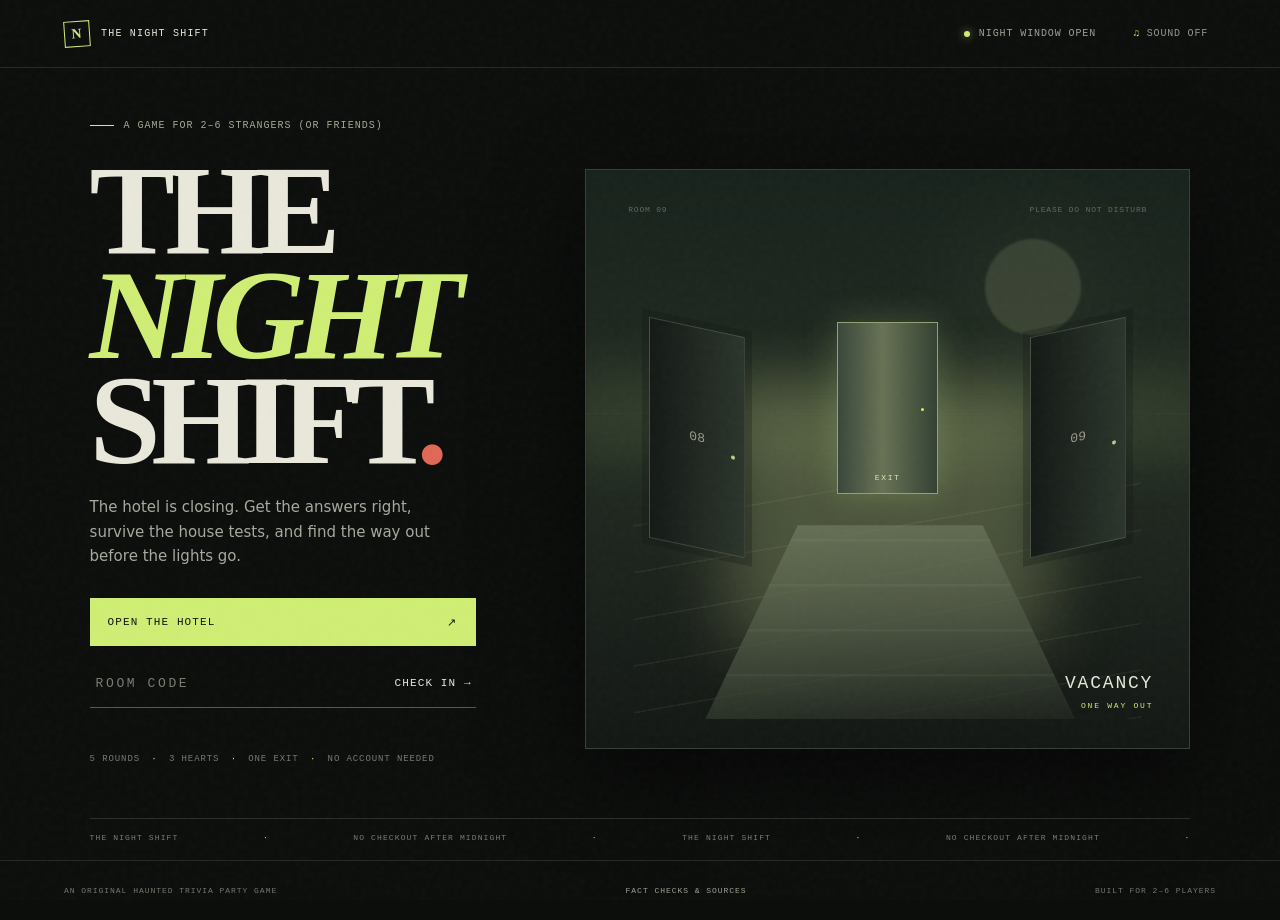
<file: index.html>
<!doctype html>
<html lang="en">
<head>
  <meta charset="utf-8">
  <meta name="viewport" content="width=device-width, initial-scale=1, viewport-fit=cover">
  <meta name="theme-color" content="#0c0e0c">
  <meta name="description" content="Six guests. Five questions. One door out. A live, room-code haunted trivia game for friends.">
  <meta name="referrer" content="no-referrer">
  <meta http-equiv="Content-Security-Policy" content="default-src 'self'; script-src 'self' https://esm.sh; style-src 'self'; img-src 'self' data:; font-src 'self'; connect-src 'self' https://zwskozcbimqatqfauyuh.supabase.co wss://zwskozcbimqatqfauyuh.supabase.co; base-uri 'self'; object-src 'none'; frame-src 'none'; form-action 'self'">
  <title>THE NIGHT SHIFT — a live haunted trivia game</title>
  <link rel="icon" href="cover.svg" type="image/svg+xml">
  <link rel="stylesheet" href="styles.css?v=exit-mirror-4">
  <script type="module" src="app.js?v=exit-mirror-4"></script>
</head>
<body>
  <div class="noise" aria-hidden="true"></div>
  <header class="topbar">
    <a class="wordmark" href="#home" aria-label="The Night Shift home"><span class="mark">N</span><span>THE NIGHT SHIFT</span></a>
    <div class="top-right"><span class="live-dot" aria-hidden="true"></span><span id="connection-label" aria-live="polite">NIGHT WINDOW OPEN</span><button class="sound-button" id="sound-toggle" aria-label="Turn sound and music on" aria-pressed="false" title="Turn sound and music on">♫ <span>SOUND OFF</span></button></div>
  </header>
  <main id="app" aria-live="polite">
    <section id="home" class="screen home-screen">
      <div class="hero-copy">
        <div class="eyebrow"><span class="eyebrow-rule"></span> A GAME FOR 2–6 STRANGERS (OR FRIENDS)</div>
        <h1>THE<br><em>NIGHT</em><br>SHIFT<span class="period">.</span></h1>
        <p class="intro">The hotel is closing. Get the answers right, survive the house tests, and find the way out before the lights go.</p>
        <div class="home-actions"><button class="button button-primary" id="host-button">OPEN THE HOTEL <span>↗</span></button><div class="join-line"><input id="room-input" maxlength="5" autocomplete="off" autocapitalize="characters" placeholder="ROOM CODE" aria-label="Room code"><button class="button button-quiet" id="join-button">CHECK IN <span>→</span></button></div></div>
        <p id="home-error" class="error-message" role="alert"></p>
        <div class="fine-print">5 ROUNDS <b>·</b> 3 HEARTS <b>·</b> ONE EXIT <b>·</b> NO ACCOUNT NEEDED</div>
      </div>
      <div class="hero-art" aria-label="An illustrated empty hotel corridor at night">
        <div class="art-grain"></div><div class="moon"></div><div class="hall-glow"></div>
        <div class="hallway"><div class="door door-one"><span>08</span></div><div class="door door-two"><span>09</span></div><div class="end-door"><i></i><span>EXIT</span></div><div class="floor-line"></div><div class="runner"></div></div>
        <div class="art-note"><span>ROOM 09</span><span>PLEASE DO NOT DISTURB</span></div>
        <div class="art-caption">VACANCY<br><span>ONE WAY OUT</span></div>
      </div>
      <div class="ticker"><span>THE NIGHT SHIFT</span><span>·</span><span>NO CHECKOUT AFTER MIDNIGHT</span><span>·</span><span>THE NIGHT SHIFT</span><span>·</span><span>NO CHECKOUT AFTER MIDNIGHT</span><span>·</span></div>
    </section>
    <section id="room" class="screen game-screen hidden"></section>
  </main>
  <footer><span>AN ORIGINAL HAUNTED TRIVIA PARTY GAME</span><a href="SOURCES.md" target="_blank" rel="noreferrer">FACT CHECKS & SOURCES</a><span>BUILT FOR 2–6 PLAYERS</span></footer>
</body>
</html>
</file>
<file: styles.css>
:root {
  color-scheme:dark;
  --bg:#0c0e0c;
  --panel:#151915;
  --panel2:#1a201a;
  --ink:#e9e8db;
  --muted:#8c9386;
  --line:#30372f;
  --acid:#d0ee74;
  --red:#e06855;
  --mono:ui-monospace,'Cascadia Code','Segoe UI Mono',Consolas,monospace;
  --sans:system-ui,-apple-system,BlinkMacSystemFont,'Segoe UI',sans-serif;
  --display:Georgia,'Times New Roman',serif
}

* {
  box-sizing:border-box
}
html {
  min-width:320px;
  background:var(--bg);
  scroll-behavior:smooth
}
body {
  margin:0;
  background:var(--bg);
  color:var(--ink);
  font:15px var(--sans);
  min-height:100vh;
  overflow-x:hidden
}
.noise {
  pointer-events:none;
  position:fixed;
  inset:0;
  z-index:10;
  opacity:.08;
  background-image:url("data:image/svg+xml,%3Csvg viewBox='0 0 180 180' xmlns='http://www.w3.org/2000/svg'%3E%3Cfilter id='n'%3E%3CfeTurbulence type='fractalNoise' baseFrequency='.85' numOctaves='3' stitchTiles='stitch'/%3E%3C/filter%3E%3Crect width='100%25' height='100%25' filter='url(%23n)' opacity='.35'/%3E%3C/svg%3E")
}
.topbar {
  height:68px;
  border-bottom:1px solid #242a23;
  display:flex;
  align-items:center;
  justify-content:space-between;
  padding:0 clamp(20px,5vw,76px);
  font:10px var(--mono);
  letter-spacing:.09em;
  position:relative;
  z-index:2
}
.wordmark {
  text-decoration:none;
  color:var(--ink);
  display:flex;
  gap:11px;
  align-items:center;
  font-weight:500;
  letter-spacing:.12em
}
.mark {
  height:26px;
  width:26px;
  border:1px solid var(--acid);
  color:var(--acid);
  display:grid;
  place-items:center;
  font:700 14px var(--display);
  transform:rotate(-4deg)
}
.top-right {
  display:flex;
  align-items:center;
  gap:9px;
  color:#9ca294
}
.live-dot {
  width:6px;
  height:6px;
  border-radius:50%;
  background:var(--acid);
  box-shadow:0 0 9px #d0ee74a0
}
.sound-button {
  border:0;
  background:none;
  color:var(--acid);
  font:10px var(--mono);
  letter-spacing:.08em;
  margin-left:20px;
  min-width:44px;
  min-height:44px;
  padding:8px;
  cursor:pointer
}
.sound-button span {
  color:#92988c
}
.screen {
  min-height:calc(100vh - 128px)
}
.home-screen {
  display:grid;
  grid-template-columns:minmax(350px,0.9fr) minmax(420px,1.1fr);
  align-items:center;
  max-width:1320px;
  padding:52px clamp(20px,7vw,104px) 62px;
  margin:auto;
  position:relative
}
.hero-copy {
  z-index:1;
  padding-bottom:34px
}
.eyebrow,.fine-print,.art-note,.art-caption,.ticker,footer,.phase-label,.room-code-label,.player-meta,.round-label,.source-link,.status-pill,.question-count,.challenge-note {
  font:10px var(--mono);
  letter-spacing:.1em
}
.eyebrow {
  color:#a3a995;
  display:flex;
  align-items:center;
  gap:10px
}
.eyebrow-rule {
  height:1px;
  width:24px;
  background:var(--acid)
}
h1 {
  font:800 clamp(74px,10vw,136px)/.82 var(--display);
  letter-spacing:-.075em;
  margin:27px 0 22px;
  color:#e9e8db
}
h1 em {
  color:var(--acid);
  font-style:italic
}
.period {
  color:var(--red)
}
.intro {
  max-width:360px;
  color:#a5aa9e;
  font-size:15px;
  line-height:1.65;
  margin:0 0 29px
}
.home-actions {
  display:flex;
  flex-direction:column;
  gap:13px;
  max-width:386px
}
.button {
  cursor:pointer;
  border:1px solid transparent;
  min-height:48px;
  padding:0 17px;
  font:11px var(--mono);
  letter-spacing:.1em;
  transition:background .2s,border .2s,transform .2s
}
.button:hover {
  transform:translateY(-2px)
}
.button-primary {
  background:var(--acid);
  color:#10130d;
  font-weight:500;
  display:flex;
  justify-content:space-between;
  align-items:center
}
.button-primary:hover {
  background:#e0f9a0
}
.join-line {
  display:flex;
  border-bottom:1px solid #53594e
}
.join-line input {
  min-width:0;
  flex:1;
  background:transparent;
  border:0;
  outline:0;
  color:var(--ink);
  font:13px var(--mono);
  letter-spacing:.2em;
  padding:14px 6px
}
.join-line input::placeholder {
  color:#777e72
}
.button-quiet {
  background:none;
  color:var(--ink);
  padding-right:3px
}
.button-quiet:hover {
  color:var(--acid)
}
.fine-print {
  color:#747b70;
  font-size:9px;
  margin-top:21px
}
.fine-print b {
  color:var(--acid);
  font-weight:400;
  margin:0 5px
}
.error-message {
  color:var(--red);
  font:11px var(--mono);
  min-height:15px;
  margin:10px 0 0
}
.hero-art {
  height:min(580px,70vh);
  min-height:420px;
  position:relative;
  overflow:hidden;
  background:linear-gradient(180deg,#18221c 0%,#222b22 48%,#131714 100%);
  border:1px solid #354037;
  box-shadow:0 28px 80px #0009
}
.hero-art:before {
  content:"";
  position:absolute;
  left:0;
  right:0;
  top:42%;
  height:1px;
  background:#c9d9a01c;
  box-shadow:0 0 70px 28px #b7cc7930
}
.art-grain {
  position:absolute;
  inset:0;
  background:linear-gradient(115deg,#142017 1px,transparent 1px) 0 0/7px 7px;
  opacity:.15
}
.moon {
  position:absolute;
  top:12%;
  right:18%;
  width:96px;
  height:96px;
  border-radius:50%;
  background:#cedb9e;
  opacity:.16;
  filter:blur(1px);
  box-shadow:0 0 80px 35px #c9d7953a
}
.hall-glow {
  position:absolute;
  inset:38% 23% 18%;
  background:#d2dd9540;
  filter:blur(32px)
}
.hallway {
  position:absolute;
  inset:17% 8% 5%;
  perspective:700px
}
.end-door {
  position:absolute;
  z-index:2;
  top:12%;
  left:40%;
  width:20%;
  height:38%;
  background:linear-gradient(90deg,#39473a,#687255 45%,#334132);
  border:1px solid #94a273;
  box-shadow:0 0 35px #c7e18f3a;
  text-align:center;
  display:flex;
  justify-content:center;
  align-items:flex-end;
  padding-bottom:11px;
  font:8px var(--mono);
  letter-spacing:.2em;
  color:#dce9bb
}
.end-door i {
  position:absolute;
  right:13%;
  top:50%;
  height:3px;
  width:3px;
  background:var(--acid);
  border-radius:50%
}
.door {
  position:absolute;
  z-index:1;
  top:13%;
  height:38%;
  width:16%;
  background:linear-gradient(90deg,#141916,#2b352b);
  border:1px solid #65706075;
  color:#9b9c88;
  display:flex;
  align-items:center;
  justify-content:center;
  font:13px var(--mono);
  box-shadow:0 0 0 7px #10151044
}
.door:after {
  content:"";
  position:absolute;
  width:4px;
  height:4px;
  border-radius:50%;
  background:#bdc68d;
  right:10%;
  top:55%
}
.door-one {
  left:3%;
  transform:skewY(12deg);
  height:49%;
  width:19%
}
.door-two {
  right:3%;
  transform:skewY(-12deg);
  height:49%;
  width:19%
}
.floor-line {
  position:absolute;
  inset:47% 0 0;
  background:repeating-linear-gradient(170deg,transparent 0 44px,#d5e0b411 45px 46px)
}
.runner {
  position:absolute;
  z-index:2;
  left:14%;
  right:13%;
  bottom:0;
  height:43%;
  background:linear-gradient(175deg,#717b60 0%,#424b3b 70%,#212720 100%);
  clip-path:polygon(25% 0,75% 0,100% 100%,0 100%);
  opacity:.75
}
.runner:after {
  content:"";
  position:absolute;
  inset:0;
  background:repeating-linear-gradient(0deg,transparent 0 42px,#bec89e16 43px 45px)
}
.art-note {
  position:absolute;
  top:6%;
  left:7%;
  right:7%;
  display:flex;
  justify-content:space-between;
  color:#aab09880;
  font-size:8px
}
.art-caption {
  position:absolute;
  right:6%;
  bottom:6%;
  text-align:right;
  color:#e4e8d7;
  font-size:18px;
  line-height:1.1
}
.art-caption span {
  font-size:8px;
  letter-spacing:.22em;
  color:var(--acid)
}
.ticker {
  position:absolute;
  left:clamp(20px,7vw,104px);
  right:clamp(20px,7vw,104px);
  bottom:18px;
  border-top:1px solid #292f29;
  padding-top:14px;
  display:flex;
  justify-content:space-between;
  color:#777e72;
  font-size:8px;
  letter-spacing:.14em
}
.ticker span:nth-child(2n) {
  color:var(--acid)
}
footer {
  height:60px;
  border-top:1px solid #242a23;
  display:flex;
  justify-content:space-between;
  align-items:center;
  padding:0 clamp(20px,5vw,76px);
  color:#72786d;
  font-size:8px;
  letter-spacing:.12em;
  position:relative;
  z-index:2
}
footer a {
  color:#9da493;
  text-decoration:none
}
footer a:hover {
  color:var(--acid)
}
.hidden {
  display:none!important
}

.game-screen {
  max-width:1120px;
  margin:0 auto;
  padding:44px clamp(18px,5vw,62px) 70px
}
.game-top {
  display:flex;
  justify-content:space-between;
  align-items:center;
  border-bottom:1px solid var(--line);
  padding-bottom:17px;
  margin-bottom:32px
}
.phase-label {
  color:#a9b09f
}
.room-code-label {
  color:#777f73
}
.room-code-label strong {
  font-size:16px;
  color:var(--acid);
  letter-spacing:.18em;
  margin-left:8px
}
.game-grid {
  display:grid;
  grid-template-columns:minmax(0,1.6fr) minmax(240px,.8fr);
  gap:26px
}
.sr-only {
  position:absolute;
  width:1px;
  height:1px;
  padding:0;
  margin:-1px;
  overflow:hidden;
  clip:rect(0,0,0,0);
  white-space:nowrap;
  border:0
}
.game-top,.game-grid>.card,.game-grid>.player-panel {
  animation:surface-in .38s cubic-bezier(.2,.7,.25,1) both
}
.game-grid>.player-panel {
  animation-delay:.07s
}
@keyframes surface-in {
  from {opacity:0;transform:translateY(10px)}
  to {opacity:1;transform:translateY(0)}
}
.card {
  background:linear-gradient(145deg,#171c17,#111410);
  border:1px solid #2c342d;
  padding:clamp(20px,4vw,36px);
  position:relative
}
.card:before {
  content:"";
  position:absolute;
  top:-1px;
  left:20px;
  width:38px;
  height:1px;
  background:var(--acid)
}
.round-label {
  color:var(--acid);
  margin-bottom:17px
}
.question {
  font:700 clamp(26px,4vw,42px)/1.12 var(--display);
  letter-spacing:-.025em;
  margin:0 0 27px;
  max-width:690px
}
.answers {
  display:grid;
  grid-template-columns:1fr 1fr;
  gap:10px
}
.answer {
  min-height:60px;
  background:#1c221c;
  border:1px solid #323a31;
  color:var(--ink);
  text-align:left;
  padding:14px 16px;
  font:13px var(--sans);
  cursor:pointer;
  display:flex;
  gap:12px;
  align-items:center;
  transition:.15s
}
.answer:hover {
  border-color:#829163;
  background:#242c22
}
.answer.selected {
  border-color:var(--acid);
  background:#303a27;
  color:#f5f7e9
}
.answer.locked {
  opacity:.6;
  cursor:default
}
.answer:disabled {
  cursor:default
}
.answer-key {
  font:10px var(--mono);
  color:#8a9483
}
.question-foot {
  display:flex;
  justify-content:space-between;
  align-items:center;
  margin-top:21px;
  color:#7d8579;
  font:10px var(--mono)
}
.timer {
  display:flex;
  align-items:center;
  gap:8px;
  color:var(--acid)
}
.timer-number {
  font-size:17px
}
.timer.urgent {
  color:#ff9a78
}
.question-progress {
  display:block;
  appearance:none;
  width:100%;
  height:4px;
  border:0;
  margin:0 0 26px;
  background:#30382e;
  color:var(--acid)
}
.question-progress::-webkit-progress-bar {
  background:#30382e
}
.question-progress::-webkit-progress-value {
  background:var(--acid);
  transition:width .12s linear
}
.question-progress::-moz-progress-bar {
  background:var(--acid);
  transition:width .12s linear
}
.player-panel {
  background:#121612;
  border:1px solid #2a3229;
  padding:22px
}
.panel-title {
  display:flex;
  justify-content:space-between;
  color:#aeb5a6;
  font:10px var(--mono);
  letter-spacing:.1em;
  padding-bottom:14px;
  border-bottom:1px solid #2a3029
}
.player-list {
  display:flex;
  flex-direction:column;
  gap:1px;
  margin-top:8px
}
.player {
  display:grid;
  grid-template-columns:28px 1fr auto;
  align-items:center;
  gap:9px;
  padding:10px 2px;
  border-bottom:1px solid #232923
}
.player-list .player {
  animation:surface-in .3s ease both
}
.player-list .player:nth-child(2) {animation-delay:.03s}
.player-list .player:nth-child(3) {animation-delay:.06s}
.player-list .player:nth-child(4) {animation-delay:.09s}
.player-list .player:nth-child(5) {animation-delay:.12s}
.player-list .player:nth-child(6) {animation-delay:.15s}
.player-avatar {
  width:24px;
  height:24px;
  display:grid;
  place-items:center;
  font:11px var(--display);
  color:#162011;
  background:var(--acid);
  border-radius:50%
}
.player-name {
  font-size:12px;
  color:#d1d5c9
}
.player-meta {
  color:#899181;
  font-size:9px;
  letter-spacing:.04em
}
.hearts {
  color:var(--red);
  font-size:12px;
  letter-spacing:2px;
  white-space:nowrap
}
.heart-lost {
  color:#404640
}
.lobby-title {
  font:700 clamp(34px,5vw,55px)/1 var(--display);
  margin:0 0 12px
}
.lobby-copy {
  color:#999f93;
  line-height:1.6;
  margin:0 0 25px;
  max-width:520px
}
.lobby-tools {
  display:flex;
  align-items:center;
  gap:12px;
  flex-wrap:wrap
}
.name-input {
  min-height:48px;
  padding:0 14px;
  background:#101310;
  border:1px solid #374036;
  color:var(--ink);
  font:13px var(--sans);
  outline:0
}
.name-input:focus {
  border-color:var(--acid)
}
.lobby-note {
  margin:18px 0 0;
  color:#757d71;
  font:10px/1.6 var(--mono)
}
.host-controls {
  margin-top:23px
}
.host-banner {
  color:var(--acid);
  font:10px var(--mono);
  letter-spacing:.08em;
  margin-bottom:14px
}
.tutorial-steps {
  display:grid;
  gap:10px;
  margin:24px 0 20px
}
.tutorial-step {
  display:grid;
  grid-template-columns:38px 1fr;
  gap:14px;
  padding:16px 0;
  border-top:1px solid #2a3229
}
.tutorial-step h3 {
  margin:0 0 6px;
  color:var(--ink);
  font:600 15px var(--sans)
}
.tutorial-step p,.tutorial-audio-note {
  margin:0;
  color:#969f90;
  font-size:13px;
  line-height:1.55
}
.tutorial-number {
  color:var(--acid);
  font:11px var(--mono);
  padding-top:3px
}
.tutorial-audio-note {
  font-size:11px;
  margin:17px 0 0
}
.copy-code-button {
  min-height:44px;
  margin-left:12px;
  padding:4px 8px;
  border:1px solid #4a5543;
  background:transparent;
  color:#c8d1b5;
  font:9px var(--mono);
  letter-spacing:.08em;
  cursor:pointer
}
.copy-code-button:hover {
  color:var(--acid);
  border-color:var(--acid)
}
.waiting {
  color:#8f9889;
  font:11px var(--mono)
}
.challenge-title {
  font:700 clamp(28px,4vw,44px)/1.05 var(--display);
  margin:0 0 12px
}
.challenge-copy {
  color:#a1a99b;
  line-height:1.55;
  margin:0 0 21px
}
.sequence-display {
  display:flex;
  gap:12px;
  margin:20px 0;
  min-height:70px;
  align-items:center
}
.glyph {
  height:52px;
  width:52px;
  border:1px solid #69745d;
  color:#b4c68b;
  background:#20281f;
  display:grid;
  place-items:center;
  font:24px var(--display)
}
.glyph.current {
  box-shadow:0 0 24px #d0ee7460;
  border-color:var(--acid)
}
.glyph.missed {
  color:var(--red);
  border-color:var(--red)
}
.tile-grid {
  display:grid;
  grid-template-columns:repeat(3,1fr);
  gap:9px;
  max-width:300px
}
.tile {
  min-height:72px;
  background:#202820;
  color:var(--ink);
  border:1px solid #46523e;
  font:25px var(--display);
  cursor:pointer
}
.tile:hover {
  background:#34402d;
  border-color:var(--acid)
}
.tile:disabled {
  opacity:.5
}
.challenge-note {
  margin-top:16px;
  color:#889082
}
.result-icon {
  font:42px var(--display);
  color:var(--acid);
  margin-bottom:9px
}
.result-copy {
  color:#9fa697;
  line-height:1.6
}
.result-answer {
  color:#d9dfa9;
  font:11px var(--mono);
  margin-top:16px
}
.source-link {
  font-size:9px;
  margin-top:11px;
  display:inline-block;
  color:#9aa48c;
  text-decoration:underline;
  text-underline-offset:3px
}
.host-next {
  margin-top:24px
}
.host-controls .button {
  min-width:170px
}
.connection-toast {
  position:fixed;
  bottom:78px;
  left:50%;
  transform:translateX(-50%);
  background:#242a23;
  border:1px solid #58614f;
  color:#d8dfc5;
  padding:11px 15px;
  font:10px var(--mono);
  z-index:5;
  max-width:90%;
  text-align:center
}
.finale-progress {
  font:12px var(--mono);
  color:var(--acid);
  margin:0 0 15px
}
.game-over-title {
  font:800 clamp(48px,9vw,90px)/.9 var(--display);
  letter-spacing:-.06em;
  margin:0 0 17px
}
.winner-name {
  color:var(--acid);
  font-style:italic
}
.subtle {
  color:#a0a695;
  font-size:14px;
  line-height:1.6
}
.lobby-player-count {
  color:var(--acid);
  font:12px var(--mono)
}

@media(max-width:850px) {
  .home-screen {
    grid-template-columns:1fr;
    max-width:680px;
    padding-top:42px;
    padding-bottom:60px
  }
  .hero-copy {
    padding-bottom:30px
  }
  .hero-art {
    height:410px;
    min-height:0
  }
  .ticker {
    bottom:16px
  }
  .game-grid {
    grid-template-columns:1fr
  }
  .player-panel {
    order:2
  }
  .screen {
    min-height:calc(100vh - 128px)
  }

}
@media(max-width:520px) {
  .topbar {
    height:58px;
    padding:0 16px
  }
  .top-right {
    font-size:8px
  }
  .sound-button {
    margin-left:4px;
    padding:6px 0
  }
  .home-screen {
    padding:36px 19px 72px
  }
  .hero-copy {
    padding-bottom:23px
  }
  h1 {
    font-size:clamp(72px,23vw,108px);
    margin-top:23px
  }
  .intro {
    font-size:14px
  }
  .hero-art {
    height:330px
  }
  .art-caption {
    font-size:15px
  }
  .ticker {
    left:19px;
    right:19px;
    overflow:hidden;
    gap:15px;
    white-space:nowrap
  }
  .ticker span:nth-child(n+5) {
    display:none
  }
  footer {
    height:auto;
    min-height:62px;
    padding:13px 18px;
    gap:12px;
    flex-wrap:wrap;
    font-size:7px
  }
  .game-screen {
    padding:25px 15px 50px
  }
  .game-top {
    margin-bottom:20px
  }
  .card {
    padding:19px
  }
  .answers {
    grid-template-columns:1fr
  }
  .answer {
    min-height:54px
  }
  .question {
    font-size:29px
  }
  .player-panel {
    padding:17px
  }
  .lobby-tools {
    flex-direction:column;
    align-items:stretch
  }
  .lobby-tools .button,.name-input {
    width:100%
  }
  .sequence-display {
    gap:7px
  }
  .glyph {
    width:46px;
    height:46px
  }
  .tile {
    min-height:63px
  }

}

@media(prefers-reduced-motion:reduce) {
  *,*:before,*:after {
    scroll-behavior:auto!important;
    transition:none!important;
    animation:none!important
  }

}

.button:active,.answer:active,.tile:active {
  transform:translateY(1px) scale(.99)
}
.button:focus-visible,.answer:focus-visible,.tile:focus-visible,.sound-button:focus-visible,.copy-code-button:focus-visible {
  outline:2px solid var(--acid);
  outline-offset:3px
}
.sound-button {
  min-width:44px;
  min-height:44px;
  padding:8px
}
.glyph.current {
  animation:glyph-in .32s cubic-bezier(.2,.7,.25,1) both
}
@keyframes glyph-in {
  from {opacity:.35;transform:translateY(4px)}
  to {opacity:1;transform:translateY(0)}
}
.connection-toast {
  animation:surface-in .22s ease both
}
@media(prefers-reduced-motion:reduce) {
  .button:active,.answer:active,.tile:active,.glyph.current {transform:none!important}
}

.finale-lock {
  min-width:210px;
  margin-top:17px
}
.finale-lock:disabled {
  cursor:default;
  opacity:.72
}
.sequence-caption {
  color:var(--acid);
  font:10px var(--mono);
  letter-spacing:.12em;
  margin:2px 0 10px
}
.sequence-slots {
  display:flex;
  gap:12px;
  margin:0 0 18px
}
.sequence-slot {
  display:grid;
  justify-items:center;
  gap:7px
}
.slot-number {
  color:#9ca590;
  font:10px var(--mono)
}
.sequence-slot .glyph {
  width:70px;
  height:70px;
  color:#e4eccf;
  border-color:#758568;
  background:#242d21;
  font-size:36px;
  transition:background .18s,border-color .18s,transform .18s
}
.sequence-slot.filled .glyph {
  border-color:var(--acid);
  background:#303c28;
  transform:translateY(-2px)
}
.sequence-slot.shown .glyph {
  color:#f1f4e5;
  background:#313e27;
  border-color:var(--acid)
}
.tile-grid {
  grid-template-columns:repeat(2,minmax(0,1fr));
  gap:11px;
  width:min(100%,460px);
  max-width:460px
}
.tile {
  min-height:94px;
  display:flex;
  flex-direction:column;
  justify-content:center;
  align-items:center;
  gap:5px;
  border-color:#637454;
  background:#202920
}
.tile-symbol {
  color:#f0f4e5;
  font:38px/1 var(--display)
}
.tile-label {
  color:#d6e2bf;
  font:10px var(--mono);
  letter-spacing:.12em;
  text-transform:uppercase
}
.tile:disabled {
  opacity:.58
}
.challenge-help {
  max-width:460px;
  margin:11px 0 0;
  color:#a6af9d;
  font-size:12px;
  line-height:1.55
}
@media(max-width:520px) {
  .sequence-slots {gap:8px}
  .sequence-slot .glyph {width:64px;height:64px;font-size:34px}
  .tile-grid {gap:9px}
  .tile {min-height:90px}
  .tile-symbol {font-size:40px}
  .tile-label {font-size:11px}
  .finale-lock {width:100%}
}
</file>
